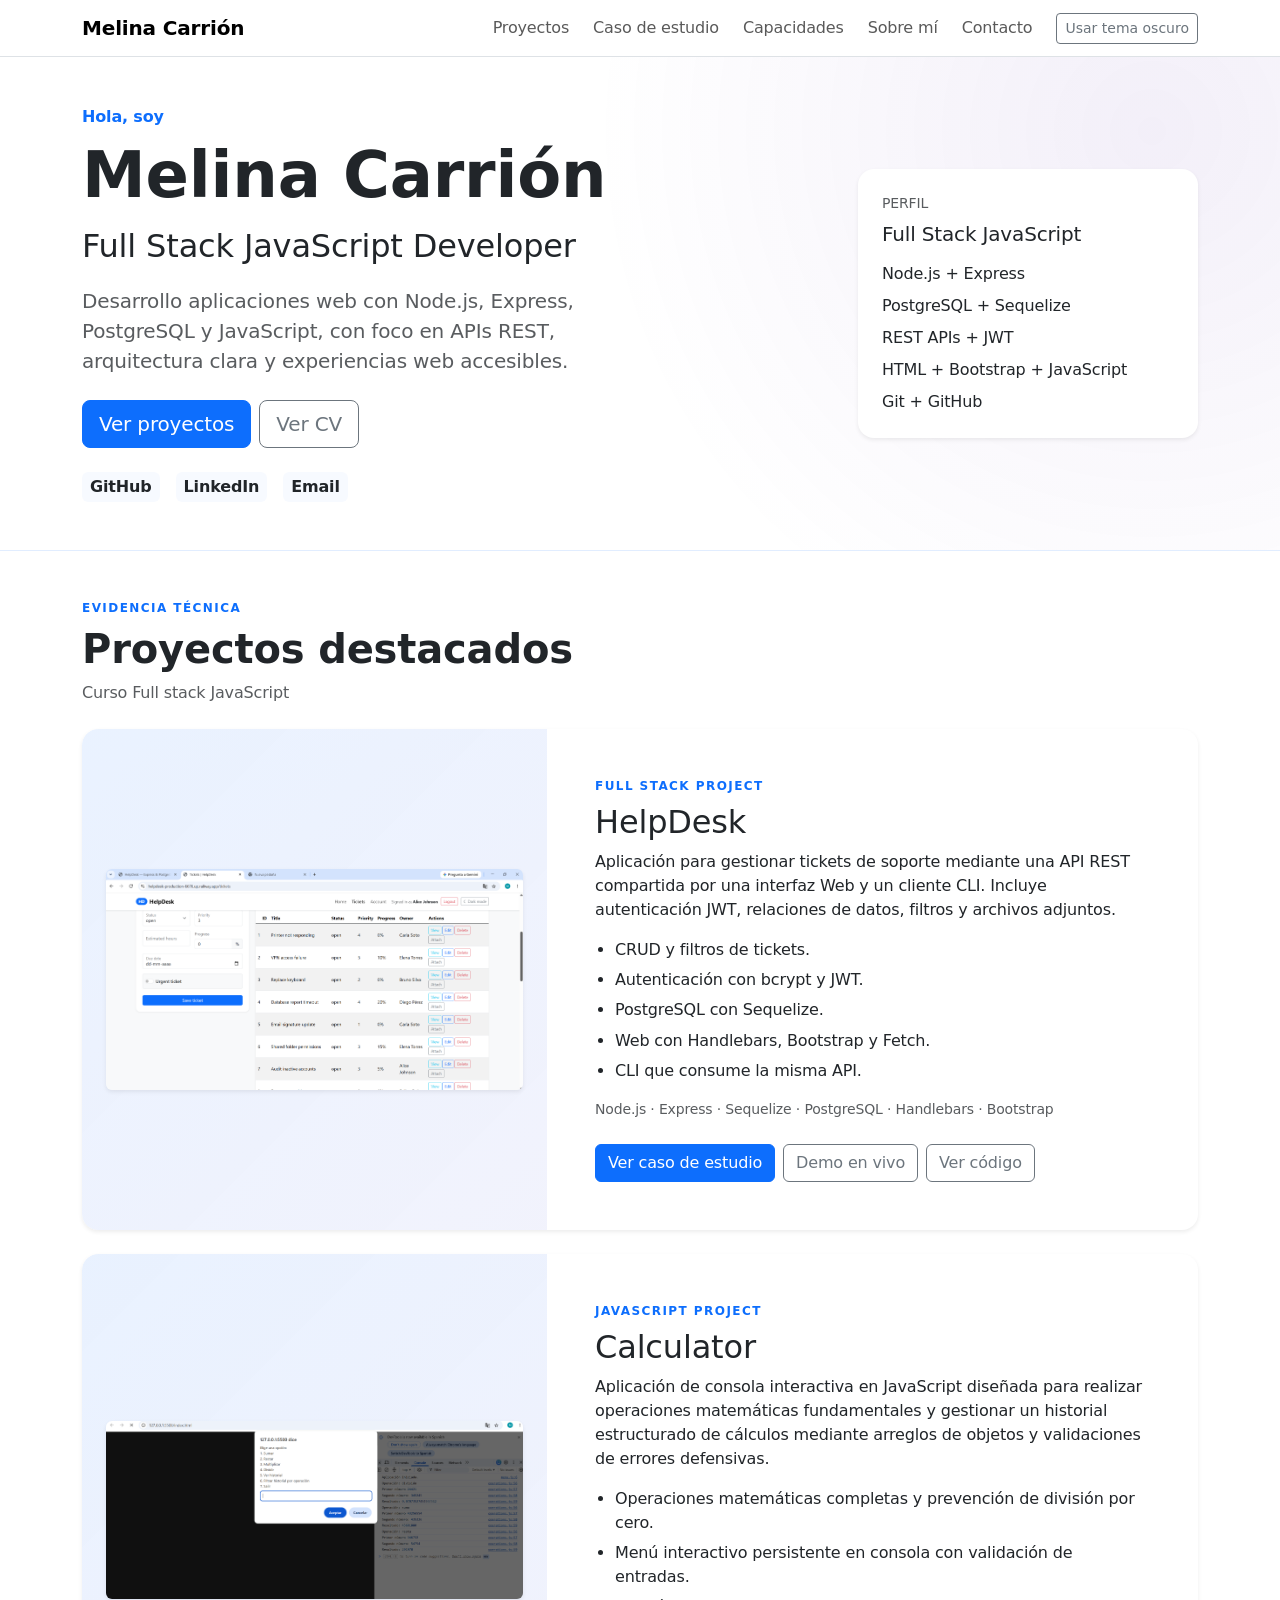
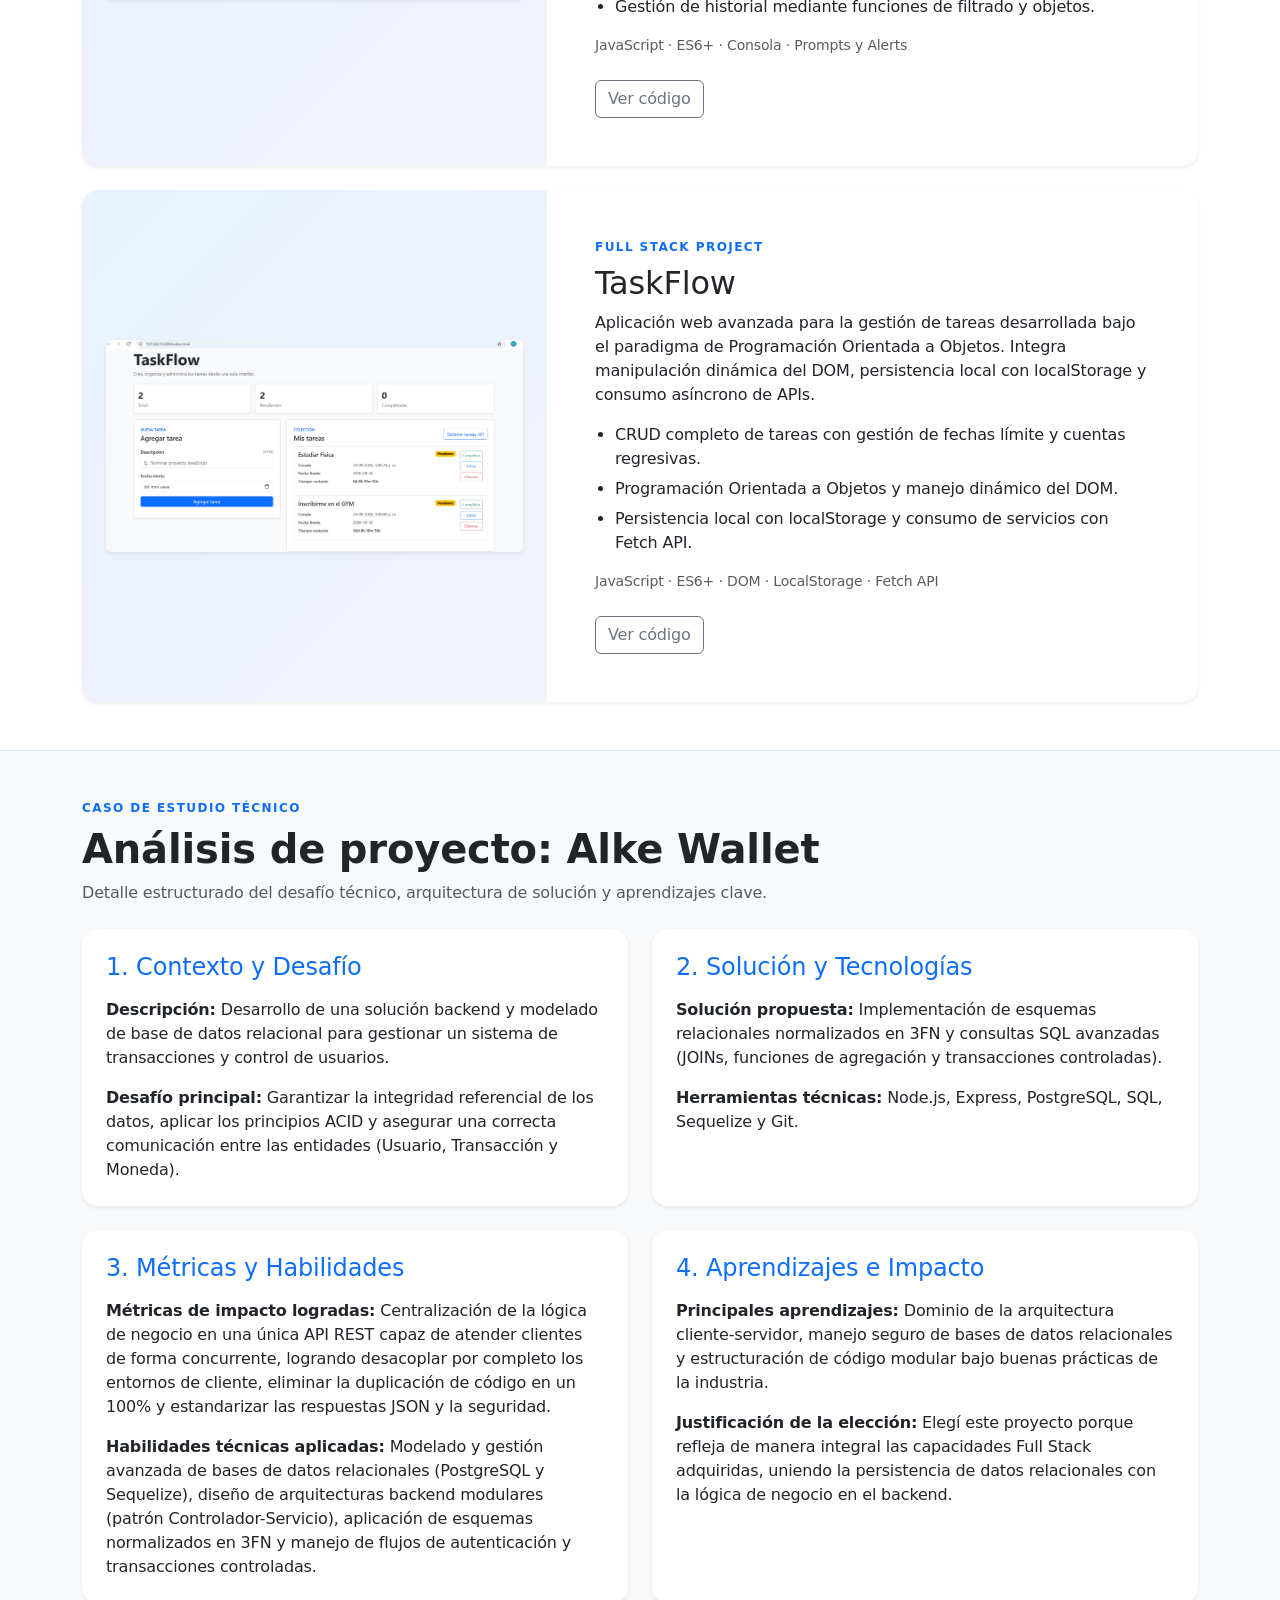
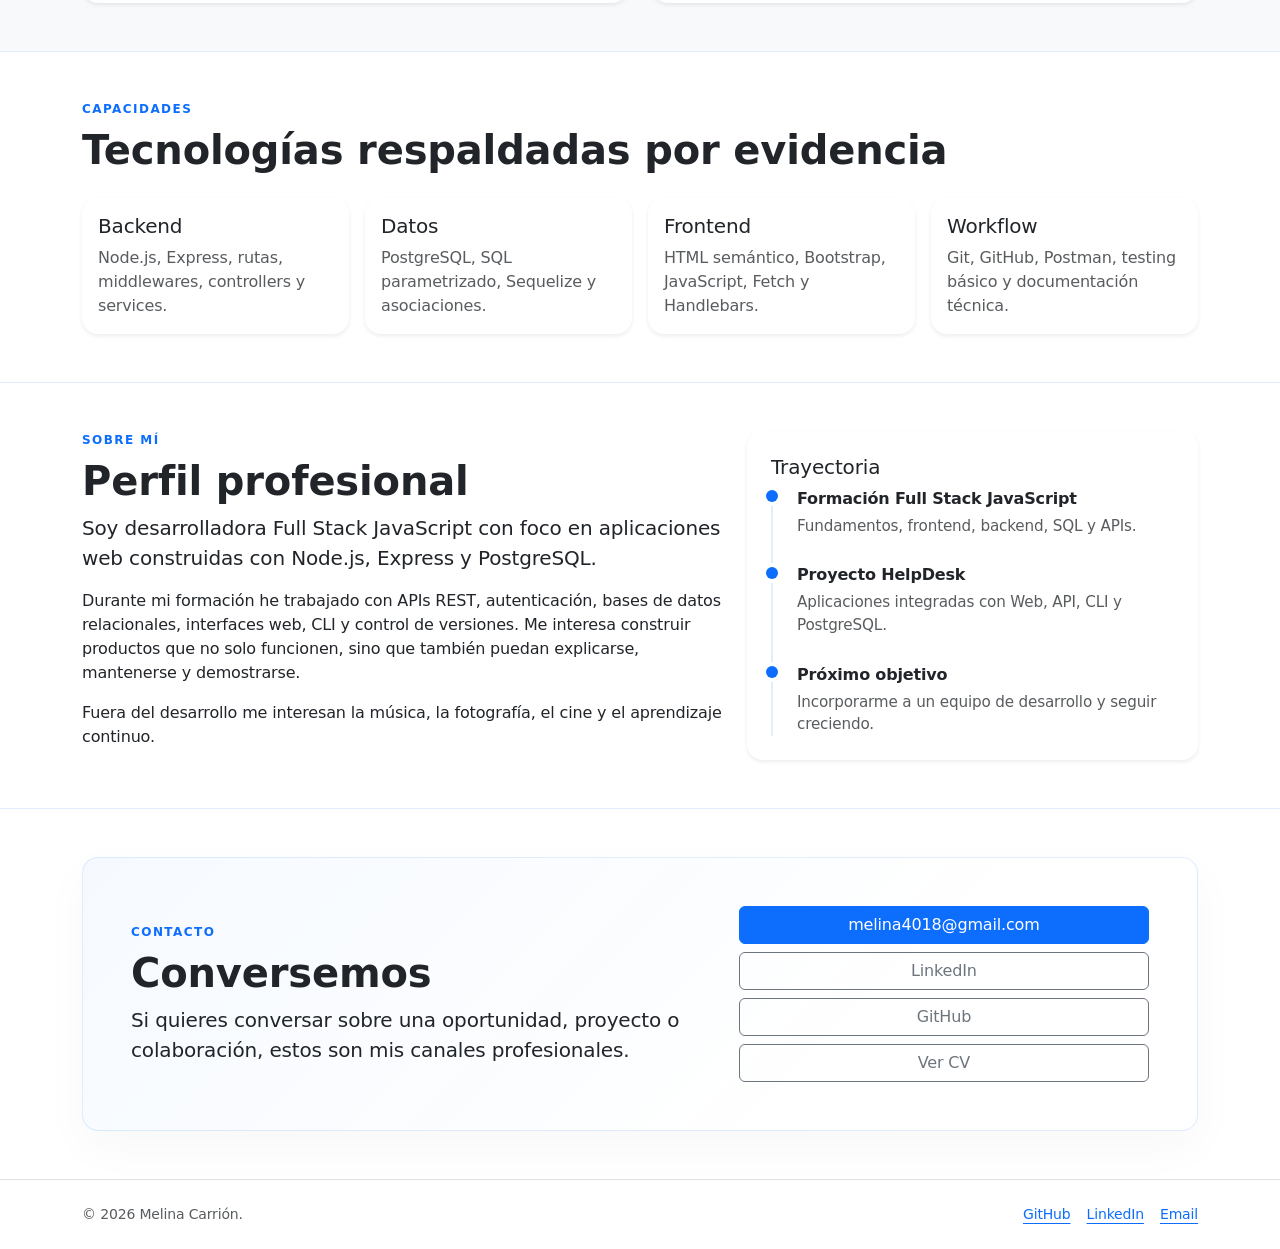
<file: index.html>
<!DOCTYPE html>
<!--
  index.html
  ==========
  Página principal del portafolio.

  Responsabilidades:
  - presentar identidad profesional;
  - destacar proyectos;
  - mostrar capacidades y trayectoria;
  - mantener los enlaces de contacto a mano (Gmail, LinkedIn, GitHub);
  - entregar metadata SEO/social;
  - enlazar al CV y al caso de estudio de HelpDesk.

  Este archivo es ESTÁTICO: GitHub Pages puede publicarlo sin Node ni Express.
-->
<html lang="es" data-bs-theme="light">
<head>
  <!-- =========================================================
        1. METADATOS BASE DEL DOCUMENTO
        ========================================================= -->

  <!-- UTF-8 permite representar correctamente tildes, ñ y otros caracteres. -->
  <meta charset="UTF-8">
  <!--
    Viewport responsive:
    hace que el ancho de la página siga el ancho real del dispositivo.
  -->
  <meta name="viewport" content="width=device-width, initial-scale=1">

  <!--
    <title>:
    aparece en la pestaña del navegador y es una señal importante para SEO.
    Debe identificar a la persona y su rol sin ser genérico.
  -->
  <title>Melina Carrión | Full Stack JavaScript Developer</title>
  <!--
    Meta description:
    resume la página para buscadores y puede utilizarse como snippet.
  -->
  <meta
    name="description"
    content="Portafolio de Melina Carrión, desarrolladora Full Stack JavaScript. Proyectos con Node.js, Express, PostgreSQL y APIs REST."
  >
  <!--
    index,follow:
    permitimos que la Home sea indexada y que los crawlers sigan sus enlaces.
    No es necesario declararlo siempre, pero aquí lo dejamos explícito.
  -->
  <meta name="robots" content="index,follow">

  <!--
    REEMPLAZAR carrion-cabello y portfolio por los datos reales antes de publicar.
  -->
  <link
    rel="canonical"
    href="https://carrion-cabello.github.io/portfolio/"
  >

  <!-- =========================================================
        2. OPEN GRAPH Y PREVIEWS SOCIALES
        ========================================================= -->

  <meta
    property="og:title"
    content="Melina Carrión — Full Stack JavaScript Developer"
  >
  <meta
    property="og:description"
    content="Portafolio con proyectos Full Stack JavaScript en Node.js, Express y PostgreSQL."
  >
  <meta property="og:type" content="website">
  <meta
    property="og:url"
    content="https://carrion-cabello.github.io/portfolio/"
  >

  <!--
    Twitter/X Card:
    conjunto de metadatos complementarios para previews sociales.
  -->
  <meta name="twitter:card" content="summary">
  <meta
    name="twitter:title"
    content="Melina Carrión — Full Stack JavaScript Developer"
  >
  <meta
    name="twitter:description"
    content="Portafolio con proyectos Full Stack JavaScript."
  >

  <!-- =========================================================
        3. TEMA CLARO / OSCURO ANTES DEL PRIMER PINTADO
        ========================================================= -->

  <script>
    (() => {
      const savedTheme = localStorage.getItem("portfolio-theme");
      const preferredTheme = window.matchMedia("(prefers-color-scheme: dark)").matches
        ? "dark"
        : "light";

      document.documentElement.setAttribute(
        "data-bs-theme",
        savedTheme ?? preferredTheme
      );
    })();
  </script>

  <!-- =========================================================
        4. DATOS ESTRUCTURADOS JSON-LD
        ========================================================= -->

  <script type="application/ld+json">
  {
    "@context": "https://schema.org",
    "@graph": [
      {
        "@type": "Person",
        "@id": "https://carrion-cabello.github.io/portfolio/#person",
        "name": "Melina Carrión",
        "url": "https://carrion-cabello.github.io/portfolio/",
        "jobTitle": "Full Stack JavaScript Developer",
        "email": "melina4018@gmail.com",
        "sameAs": [
          "https://github.com/carrion-cabello",
          "https://www.linkedin.com/in/melina-carri%C3%B3n-519546401/"
        ],
        "knowsAbout": [
          "JavaScript",
          "Node.js",
          "Express",
          "PostgreSQL",
          "REST APIs"
        ]
      },
      {
        "@type": "WebSite",
        "@id": "https://carrion-cabello.github.io/portfolio/#website",
        "name": "Melina Carrión — Portfolio",
        "url": "https://carrion-cabello.github.io/portfolio/",
        "inLanguage": "es",
        "author": {
          "@id": "https://carrion-cabello.github.io/portfolio/#person"
        }
      }
    ]
  }
  </script>

  <!-- =========================================================
        5. ESTILOS
        ========================================================= -->

  <link
    href="https://cdn.jsdelivr.net/npm/bootstrap@5.3.8/dist/css/bootstrap.min.css"
    rel="stylesheet"
    integrity="sha384-sRIl4kxILFvY47J16cr9ZwB07vP4J8+LH7qKQnuqkuIAvNWLzeN8tE5YBujZqJLB"
    crossorigin="anonymous"
  >
  <link rel="stylesheet" href="./css/styles.css">
</head>

<body>
  <!-- =========================================================
        6. ACCESIBILIDAD: SALTAR AL CONTENIDO
        ========================================================= -->

  <a class="skip-link" href="#main-content">
    Saltar al contenido principal
  </a>

  <!-- =========================================================
        7. HEADER / NAVBAR
        ========================================================= -->

  <header class="sticky-top border-bottom bg-body">
    <nav
      class="navbar navbar-expand-lg"
      aria-label="Navegación principal"
    >
      <div class="container">
        <a class="navbar-brand fw-bold" href="./index.html">
          Melina Carrión
        </a>

        <button
          class="navbar-toggler"
          type="button"
          data-bs-toggle="collapse"
          data-bs-target="#mainNavbar"
          aria-controls="mainNavbar"
          aria-expanded="false"
          aria-label="Abrir navegación"
        >
          <span class="navbar-toggler-icon"></span>
        </button>

        <div class="collapse navbar-collapse" id="mainNavbar">
          <ul class="navbar-nav ms-auto align-items-lg-center gap-lg-2">
            <li class="nav-item">
              <a class="nav-link" href="#projects">Proyectos</a>
            </li>
            <li class="nav-item">
              <a class="nav-link" href="#case-study">Caso de estudio</a>
            </li>
            <li class="nav-item">
              <a class="nav-link" href="#skills">Capacidades</a>
            </li>
            <li class="nav-item">
              <a class="nav-link" href="#about">Sobre mí</a>
            </li>
            <li class="nav-item">
              <a class="nav-link" href="#contact">Contacto</a>
            </li>
            <li class="nav-item ms-lg-2">
              <button
                id="themeToggle"
                class="btn btn-outline-secondary btn-sm"
                type="button"
                aria-pressed="false"
              >
                Cambiar tema
              </button>
            </li>
          </ul>
        </div>
      </div>
    </nav>
  </header>

  <!-- =========================================================
        8. CONTENIDO PRINCIPAL
        ========================================================= -->
  <main id="main-content">

    <!-- =======================================================
         HERO
         ======================================================= -->
    <section class="hero-section py-5 py-lg-6" aria-labelledby="hero-title">
      <div class="container">
        <div class="row align-items-center g-5">
          <div class="col-lg-8">
            <p class="text-primary fw-semibold mb-2">
              Hola, soy
            </p>

            <h1 id="hero-title" class="display-3 fw-bold text-balance">
              Melina Carrión
            </h1>

            <p class="fs-2 mb-3">
              Full Stack JavaScript Developer
            </p>

            <p class="lead text-body-secondary col-xl-9">
              Desarrollo aplicaciones web con Node.js, Express, PostgreSQL
              y JavaScript, con foco en APIs REST, arquitectura clara y
              experiencias web accesibles.
            </p>

            <div class="d-flex flex-wrap gap-2 mt-4">
              <a href="#projects" class="btn btn-primary btn-lg">
                Ver proyectos
              </a>
              <a href="./cv.html" class="btn btn-outline-secondary btn-lg">
                Ver CV
              </a>
            </div>

            <!-- ENLACES PROFESIONALES (Sin teléfono) -->
            <nav
              class="d-flex flex-wrap gap-3 mt-4 professional-links"
              aria-label="Enlaces profesionales"
            >
              <a href="https://github.com/carrion-cabello" target="_blank" rel="noopener noreferrer">GitHub</a>
              <a href="https://www.linkedin.com/in/melina-carri%C3%B3n-519546401/" target="_blank" rel="noopener noreferrer">LinkedIn</a>
              <a href="mailto:melina4018@gmail.com">Email</a>
            </nav>
          </div>

          <div class="col-lg-4">
            <aside class="card border-0 shadow-sm">
              <div class="card-body p-4">
                <p class="small text-uppercase text-body-secondary mb-2">
                  Perfil
                </p>
                <p class="h5 mb-3">
                  Full Stack JavaScript
                </p>
                <ul class="list-unstyled mb-0 d-grid gap-2">
                  <li>Node.js + Express</li>
                  <li>PostgreSQL + Sequelize</li>
                  <li>REST APIs + JWT</li>
                  <li>HTML + Bootstrap + JavaScript</li>
                  <li>Git + GitHub</li>
                </ul>
              </div>
            </aside>
          </div>
        </div>
      </div>
    </section>

    <!-- =======================================================
         PROYECTOS DESTACADOS
         ======================================================= -->
<!-- =======================================================
         PROYECTOS DESTACADOS
         ======================================================= -->
    <section
      id="projects"
      class="section-block py-5"
      aria-labelledby="projects-title"
    >
      <div class="container">
        <div class="section-heading mb-4">
          <p class="eyebrow">Evidencia técnica</p>
          <h2 id="projects-title" class="display-6 fw-bold">
            Proyectos destacados
          </h2>
          <p class="text-body-secondary col-lg-8 mb-0">
            Curso Full stack JavaScript
          </p>
        </div>

<!-- Proyecto 1: HelpDesk -->
        <article class="card project-card border-0 shadow-sm overflow-hidden mb-4">
          <div class="row g-0">
            <div class="col-lg-5">
              <div
                class="project-visual h-100 p-4 d-flex align-items-center"
                role="img"
                aria-label="Vista representativa del gestor de tickets HelpDesk"
              >
                <img src="img/HelpDesk.png" alt="Captura de pantalla de la aplicación HelpDesk" class="img-fluid rounded shadow-sm">
              </div>
            </div>

            <div class="col-lg-7">
              <div class="card-body p-4 p-lg-5">
                <p class="eyebrow">Full Stack Project</p>
                <h3 class="card-title h2">HelpDesk</h3>
                <p class="card-text">
                  Aplicación para gestionar tickets de soporte mediante una API REST compartida por una interfaz Web y un cliente CLI. Incluye autenticación JWT, relaciones de datos, filtros y archivos adjuntos.
                </p>

                <ul class="project-points">
                  <li>CRUD y filtros de tickets.</li>
                  <li>Autenticación con bcrypt y JWT.</li>
                  <li>PostgreSQL con Sequelize.</li>
                  <li>Web con Handlebars, Bootstrap y Fetch.</li>
                  <li>CLI que consume la misma API.</li>
                </ul>

                <p class="small text-body-secondary">
                  Node.js · Express · Sequelize · PostgreSQL · Handlebars · Bootstrap
                </p>

                <div class="d-flex flex-wrap gap-2 mt-4">
                  <a href="./projects/helpdesk.html" class="btn btn-primary">
                    Ver caso de estudio
                  </a>
                  <a href="https://github.com/carrion-cabello/helpdesk.git" class="btn btn-outline-secondary" target="_blank" rel="noopener noreferrer">
                    Demo en vivo
                  </a>
                  <a href="https://github.com/carrion-cabello/helpdesk" class="btn btn-outline-secondary" target="_blank" rel="noopener noreferrer">
                    Ver código
                  </a>
                </div>
              </div>
            </div>
          </div>
        </article>

<!-- Proyecto 2: Calculator -->
        <article class="card project-card border-0 shadow-sm overflow-hidden mb-4">
          <div class="row g-0">
            <div class="col-lg-5">
              <div
                class="project-visual h-100 p-4 d-flex align-items-center"
                role="img"
                aria-label="Vista representativa de la calculadora interactiva"
              >
                <img src="img/calculator.png" alt="Captura de pantalla de Calculator" class="img-fluid rounded shadow-sm">
              </div>
            </div>

            <div class="col-lg-7">
              <div class="card-body p-4 p-lg-5">
                <p class="eyebrow">JavaScript Project</p>
                <h3 class="card-title h2">Calculator</h3>
                <p class="card-text">
                  Aplicación de consola interactiva en JavaScript diseñada para realizar operaciones matemáticas fundamentales y gestionar un historial estructurado de cálculos mediante arreglos de objetos y validaciones de errores defensivas.
                </p>

                <ul class="project-points">
                  <li>Operaciones matemáticas completas y prevención de división por cero.</li>
                  <li>Menú interactivo persistente en consola con validación de entradas.</li>
                  <li>Gestión de historial mediante funciones de filtrado y objetos.</li>
                </ul>
                
                <p class="small text-body-secondary">
                  JavaScript · ES6+ · Consola · Prompts y Alerts
                </p>
                
                <div class="d-flex flex-wrap gap-2 mt-4">
                  <a href="https://github.com/carrion-cabello/calculator" class="btn btn-outline-secondary" target="_blank" rel="noopener noreferrer">
                    Ver código
                  </a>
                </div>
              </div>
            </div>
          </div>
        </article>

<!-- Proyecto 3: TaskFlow -->
        <article class="card project-card border-0 shadow-sm overflow-hidden">
          <div class="row g-0">
            <div class="col-lg-5">
              <div
                class="project-visual h-100 p-4 d-flex align-items-center"
                role="img"
                aria-label="Vista representativa de TaskFlow"
              >
                <img src="img/TaskFlow.png" alt="Captura de pantalla de TaskFlow" class="img-fluid rounded shadow-sm">
              </div>
            </div>

            <div class="col-lg-7">
              <div class="card-body p-4 p-lg-5">
                <p class="eyebrow">Full Stack Project</p>
                <h3 class="card-title h2">TaskFlow</h3>
                <p class="card-text">
                  Aplicación web avanzada para la gestión de tareas desarrollada bajo
                  el paradigma de Programación Orientada a Objetos. Integra manipulación
                  dinámica del DOM, persistencia local con localStorage y consumo asíncrono de APIs.
                </p>

                <ul class="project-points">
                  <li>CRUD completo de tareas con gestión de fechas límite y cuentas regresivas.</li>
                  <li>Programación Orientada a Objetos y manejo dinámico del DOM.</li>
                  <li>Persistencia local con localStorage y consumo de servicios con Fetch API.</li>
                </ul>

                <p class="small text-body-secondary">
                  JavaScript · ES6+ · DOM · LocalStorage · Fetch API
                </p>

                <div class="d-flex flex-wrap gap-2 mt-4">
                  </a>
                  <a href="https://github.com/carrion-cabello/taskflow" class="btn btn-outline-secondary" target="_blank" rel="noopener noreferrer">
                    Ver código
                  </a>
                </div>
              </div>
            </div>
          </div>
        </article>

      </div>
    </section>

    <!-- =======================================================
         CASO DE ESTUDIO
         ======================================================= -->
    <section
      id="case-study"
      class="section-block py-5 bg-body-tertiary"
      aria-labelledby="case-study-title"
    >
      <div class="container">
        <div class="section-heading mb-4">
          <p class="eyebrow">Caso de estudio técnico</p>
          <h2 id="case-study-title" class="display-6 fw-bold">
            Análisis de proyecto: Alke Wallet
          </h2>
          <p class="text-body-secondary col-lg-8 mb-0">
            Detalle estructurado del desafío técnico, arquitectura de solución y aprendizajes clave.
          </p>
        </div>

        <div class="row g-4">
          <div class="col-lg-6">
            <div class="card border-0 shadow-sm h-100 p-4">
              <h3 class="h4 text-primary mb-3">1. Contexto y Desafío</h3>
              <p><strong>Descripción:</strong> Desarrollo de una solución backend y modelado de base de datos relacional para gestionar un sistema de transacciones y control de usuarios.</p>
              <p class="mb-0"><strong>Desafío principal:</strong> Garantizar la integridad referencial de los datos, aplicar los principios ACID y asegurar una correcta comunicación entre las entidades (Usuario, Transacción y Moneda).</p>
            </div>
          </div>

          <div class="col-lg-6">
            <div class="card border-0 shadow-sm h-100 p-4">
              <h3 class="h4 text-primary mb-3">2. Solución y Tecnologías</h3>
              <p><strong>Solución propuesta:</strong> Implementación de esquemas relacionales normalizados en 3FN y consultas SQL avanzadas (JOINs, funciones de agregación y transacciones controladas).</p>
              <p class="mb-0"><strong>Herramientas técnicas:</strong> Node.js, Express, PostgreSQL, SQL, Sequelize y Git.</p>
            </div>
          </div>

          <div class="col-lg-6">
            <div class="card border-0 shadow-sm h-100 p-4">
              <h3 class="h4 text-primary mb-3">3. Métricas y Habilidades</h3>
              <p><strong>Métricas de impacto logradas:</strong> Centralización de la lógica de negocio en una única API REST capaz de atender clientes de forma concurrente, logrando desacoplar por completo los entornos de cliente, eliminar la duplicación de código en un 100% y estandarizar las respuestas JSON y la seguridad.</p>
              <p class="mb-0"><strong>Habilidades técnicas aplicadas:</strong> Modelado y gestión avanzada de bases de datos relacionales (PostgreSQL y Sequelize), diseño de arquitecturas backend modulares (patrón Controlador-Servicio), aplicación de esquemas normalizados en 3FN y manejo de flujos de autenticación y transacciones controladas.</p>
            </div>
          </div>

          <div class="col-lg-6">
            <div class="card border-0 shadow-sm h-100 p-4">
              <h3 class="h4 text-primary mb-3">4. Aprendizajes e Impacto</h3>
              <p><strong>Principales aprendizajes:</strong> Dominio de la arquitectura cliente-servidor, manejo seguro de bases de datos relacionales y estructuración de código modular bajo buenas prácticas de la industria.</p>
              <p class="mb-0"><strong>Justificación de la elección:</strong> Elegí este proyecto porque refleja de manera integral las capacidades Full Stack adquiridas, uniendo la persistencia de datos relacionales con la lógica de negocio en el backend.</p>
            </div>
          </div>
        </div>
      </div>
    </section>

    <!-- =======================================================
         CAPACIDADES
         ======================================================= -->
    <section
      id="skills"
      class="section-block py-5"
      aria-labelledby="skills-title"
    >
      <div class="container">
        <p class="eyebrow">Capacidades</p>
        <h2 id="skills-title" class="display-6 fw-bold mb-4">
          Tecnologías respaldadas por evidencia
        </h2>

        <div class="row g-3">
          <div class="col-md-6 col-xl-3">
            <article class="card h-100 border-0 shadow-sm">
              <div class="card-body">
                <h3 class="h5">Backend</h3>
                <p class="text-body-secondary mb-0">
                  Node.js, Express, rutas, middlewares, controllers y services.
                </p>
              </div>
            </article>
          </div>

          <div class="col-md-6 col-xl-3">
            <article class="card h-100 border-0 shadow-sm">
              <div class="card-body">
                <h3 class="h5">Datos</h3>
                <p class="text-body-secondary mb-0">
                  PostgreSQL, SQL parametrizado, Sequelize y asociaciones.
                </p>
              </div>
            </article>
          </div>

          <div class="col-md-6 col-xl-3">
            <article class="card h-100 border-0 shadow-sm">
              <div class="card-body">
                <h3 class="h5">Frontend</h3>
                <p class="text-body-secondary mb-0">
                  HTML semántico, Bootstrap, JavaScript, Fetch y Handlebars.
                </p>
              </div>
            </article>
          </div>

          <div class="col-md-6 col-xl-3">
            <article class="card h-100 border-0 shadow-sm">
              <div class="card-body">
                <h3 class="h5">Workflow</h3>
                <p class="text-body-secondary mb-0">
                  Git, GitHub, Postman, testing básico y documentación técnica.
                </p>
              </div>
            </article>
          </div>
        </div>
      </div>
    </section>

    <!-- =======================================================
         ABOUT / TRAYECTORIA
         ======================================================= -->
    <section
      id="about"
      class="section-block py-5"
      aria-labelledby="about-title"
    >
      <div class="container">
        <div class="row g-4">
          <div class="col-lg-7">
            <p class="eyebrow">Sobre mí</p>
            <h2 id="about-title" class="display-6 fw-bold">
              Perfil profesional
            </h2>
            <p class="lead">
              Soy desarrolladora Full Stack JavaScript con foco en aplicaciones
              web construidas con Node.js, Express y PostgreSQL.
            </p>
            <p>
              Durante mi formación he trabajado con APIs REST, autenticación,
              bases de datos relacionales, interfaces web, CLI y control de
              versiones. Me interesa construir productos que no solo funcionen,
              sino que también puedan explicarse, mantenerse y demostrarse.
            </p>
            <p class="mb-0">
              Fuera del desarrollo me interesan la música, la fotografía, el cine y el
              aprendizaje continuo.
            </p>
          </div>

          <div class="col-lg-5">
            <aside class="card h-100 border-0 shadow-sm">
              <div class="card-body p-4">
                <h3 class="h5">Trayectoria</h3>
                <ol class="timeline list-unstyled mb-0">
                  <li>
                    <strong>Formación Full Stack JavaScript</strong>
                    <span>Fundamentos, frontend, backend, SQL y APIs.</span>
                  </li>
                  <li>
                    <strong>Proyecto HelpDesk</strong>
                    <span>Aplicaciones integradas con Web, API, CLI y PostgreSQL.</span>
                  </li>
                  <li>
                    <strong>Próximo objetivo</strong>
                    <span>Incorporarme a un equipo de desarrollo y seguir creciendo.</span>
                  </li>
                </ol>
              </div>
            </aside>
          </div>
        </div>
      </div>
    </section>

    <!-- =======================================================
         CONTACTO (Sin teléfono)
         ======================================================= -->
    <section
      id="contact"
      class="section-block py-5"
      aria-labelledby="contact-title"
    >
      <div class="container">
        <div class="contact-panel p-4 p-lg-5 rounded-4">
          <div class="row align-items-center g-4">
            <div class="col-lg-7">
              <p class="eyebrow">Contacto</p>
              <h2 id="contact-title" class="display-6 fw-bold">
                Conversemos
              </h2>
              <p class="lead mb-0">
                Si quieres conversar sobre una oportunidad, proyecto o
                colaboración, estos son mis canales profesionales.
              </p>
            </div>

            <div class="col-lg-5">
              <div class="d-grid gap-2">
                <a class="btn btn-primary" href="mailto:melina4018@gmail.com">
                  melina4018@gmail.com
                </a>
                <a
                  class="btn btn-outline-secondary"
                  href="https://www.linkedin.com/in/melina-carri%C3%B3n-519546401/"
                  target="_blank"
                  rel="noopener noreferrer"
                >
                  LinkedIn
                </a>
                <a
                  class="btn btn-outline-secondary"
                  href="https://github.com/carrion-cabello"
                  target="_blank"
                  rel="noopener noreferrer"
                >
                  GitHub
                </a>
                <a class="btn btn-outline-secondary" href="./cv.html">
                  Ver CV
                </a>
              </div>
            </div>
          </div>
        </div>
      </div>
    </section>
  </main>

  <!-- =========================================================
        9. FOOTER (Sin teléfono)
        ========================================================= -->

  <footer class="border-top py-4">
    <div class="container d-flex flex-column flex-md-row gap-2 justify-content-between">
      <p class="mb-0 small text-body-secondary">
        © <span data-current-year></span> Melina Carrión.
      </p>
      <nav class="d-flex flex-wrap gap-3 small" aria-label="Enlaces del pie">
        <a href="https://github.com/carrion-cabello" target="_blank" rel="noopener noreferrer">GitHub</a>
        <a href="https://www.linkedin.com/in/melina-carri%C3%B3n-519546401/" target="_blank" rel="noopener noreferrer">LinkedIn</a>
        <a href="mailto:melina4018@gmail.com">Email</a>
      </nav>
    </div>
  </footer>

  <!-- =========================================================
        10. JAVASCRIPT
        ========================================================= -->

  <script
    src="https://cdn.jsdelivr.net/npm/bootstrap@5.3.8/dist/js/bootstrap.bundle.min.js"
    integrity="sha384-FKyoEForCGlyvwx9Hj09JcYn3nv7wiPVlz7YYwJrWVcXK/BmnVDxM+D2scQbITxI"
    crossorigin="anonymous"
  ></script>
  <script src="./js/main.js" defer></script>
</body>
</html>
</file>
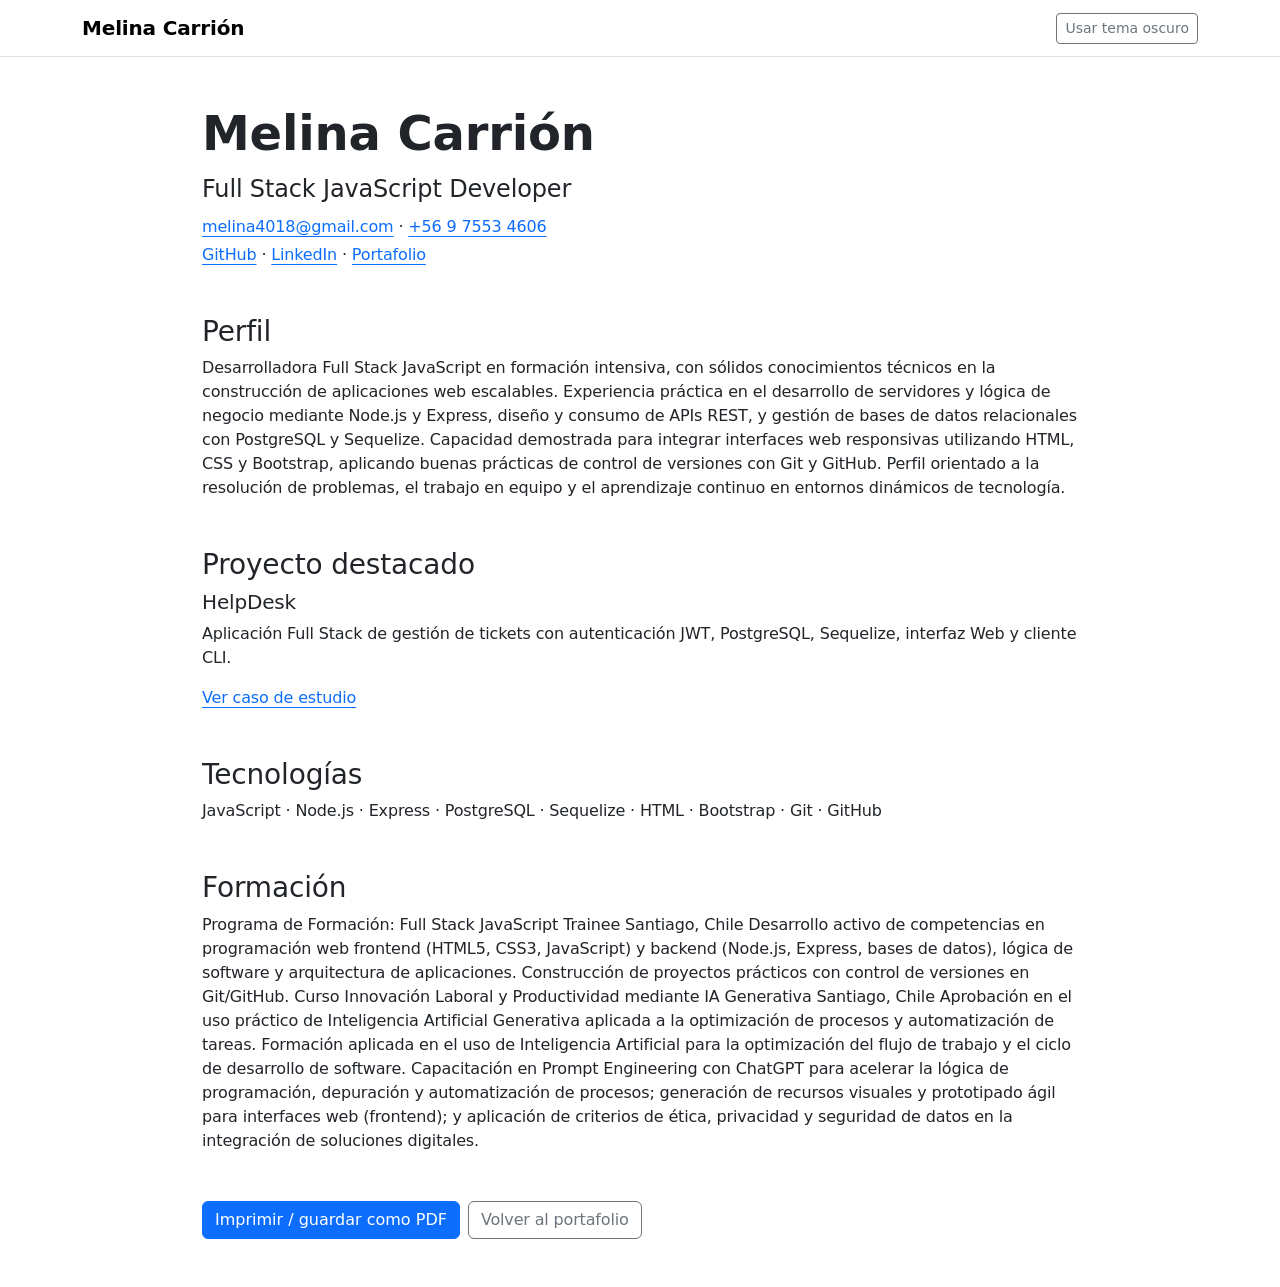
<file: cv.html>
<!DOCTYPE html>
<!--
  cv.html
  =======
  CV navegable dentro del propio portafolio.

  Objetivos:
  - ofrecer un CV funcional desde el primer momento;
  - mantener contacto, proyectos y tecnologías sincronizados;
  - permitir impresión o guardado como PDF desde el navegador.
-->
<html lang="es" data-bs-theme="light">
<head>
  <!-- Metadata básica del CV. -->
  <meta charset="UTF-8">
  <meta name="viewport" content="width=device-width, initial-scale=1">
  <title>CV | Melina Carrión</title>
  <meta
    name="description"
    content="Currículum profesional de Melina Carrión, Full Stack JavaScript Developer."
  >
  <!--
    noindex:
    el CV es público pero no queremos que compita con la Home como
    resultado principal de marca personal.
    noindex NO es una medida de privacidad.
  -->
  <meta name="robots" content="noindex,follow">

  <!-- Mantiene la misma preferencia de tema que el resto del sitio. -->
  <script>
    (() => {
      const savedTheme = localStorage.getItem("portfolio-theme");
      const preferredTheme = window.matchMedia("(prefers-color-scheme: dark)").matches
        ? "dark"
        : "light";
      document.documentElement.setAttribute("data-bs-theme", savedTheme ?? preferredTheme);
    })();
  </script>

  <link
    href="https://cdn.jsdelivr.net/npm/bootstrap@5.3.8/dist/css/bootstrap.min.css"
    rel="stylesheet"
    integrity="sha384-sRIl4kxILFvY47J16cr9ZwB07vP4J8+LH7qKQnuqkuIAvNWLzeN8tE5YBujZqJLB"
    crossorigin="anonymous"
  >
  <link rel="stylesheet" href="./css/styles.css">
</head>
<body>
  <!-- Accesibilidad: permite saltar directamente al contenido del CV. -->
  <a class="skip-link" href="#main-content">Saltar al contenido principal</a>

  <!-- Navegación mínima: identidad + cambio de tema. -->
  <header class="border-bottom bg-body">
    <nav class="navbar" aria-label="Navegación del CV">
      <div class="container">
        <a class="navbar-brand fw-bold" href="./index.html">Melina Carrión</a>
        <button
          id="themeToggle"
          class="btn btn-outline-secondary btn-sm"
          type="button"
          aria-pressed="false"
        >
          Cambiar tema
        </button>
      </div>
    </nav>
  </header>

  <!-- =========================================================
       CONTENIDO DEL CV
       ========================================================= -->
  <main id="main-content" class="container py-5 cv-page">
    <!-- Encabezado: nombre, rol y vías de contacto. -->
    <header class="mb-5">
      <h1 class="display-5 fw-bold">Melina Carrión</h1>
      <p class="fs-4 mb-2">Full Stack JavaScript Developer</p>
      <p class="mb-1">
        <a href="mailto:melina4018@gmail.com">melina4018@gmail.com</a>
        · <a href="tel:+56975534606">+56 9 7553 4606</a>
      </p>
      <p class="mb-0">
        <a href="https://github.com/carrion-cabello">GitHub</a>
        · <a href="https://www.linkedin.com/in/melina-carri%C3%B3n-519546401/">LinkedIn</a>
        · <a href="./index.html">Portafolio</a>
      </p>
    </header>

    <!-- Perfil profesional breve. -->
    <section class="mb-5" aria-labelledby="profile-title">
      <h2 id="profile-title" class="h3">Perfil</h2>
      <p>
        Desarrolladora Full Stack JavaScript en formación intensiva, con sólidos conocimientos técnicos en la construcción de aplicaciones web escalables. Experiencia práctica en el desarrollo de servidores y lógica de negocio mediante Node.js y Express, diseño y consumo de APIs REST, y gestión de bases de datos relacionales con PostgreSQL y Sequelize. Capacidad demostrada para integrar interfaces web responsivas utilizando HTML, CSS y Bootstrap, aplicando buenas prácticas de control de versiones con Git y GitHub. Perfil orientado a la resolución de problemas, el trabajo en equipo y el aprendizaje continuo en entornos dinámicos de tecnología.
      </p>
    </section>

    <!-- Proyecto destacado: enlaza al caso de estudio del portafolio. -->
    <section class="mb-5" aria-labelledby="project-cv-title">
      <h2 id="project-cv-title" class="h3">Proyecto destacado</h2>
      <h3 class="h5">HelpDesk</h3>
      <p>
        Aplicación Full Stack de gestión de tickets con autenticación JWT,
        PostgreSQL, Sequelize, interfaz Web y cliente CLI.
      </p>
      <a href="./projects/helpdesk.html">Ver caso de estudio</a>
    </section>

    <!-- Tecnologías: mantener esta lista alineada con proyectos reales. -->
    <section class="mb-5" aria-labelledby="skills-cv-title">
      <h2 id="skills-cv-title" class="h3">Tecnologías</h2>
      <p>
        JavaScript · Node.js · Express · PostgreSQL · Sequelize · HTML ·
        Bootstrap · Git · GitHub
      </p>
    </section>

    <!-- Formación: reemplazar por información real y consistente con LinkedIn. -->
    <section aria-labelledby="education-title">
      <h2 id="education-title" class="h3">Formación</h2>
      <p>
        Programa de Formación: Full Stack JavaScript Trainee
        Santiago, Chile
        Desarrollo activo de competencias en programación web frontend (HTML5, CSS3, JavaScript) y backend (Node.js, Express, bases de datos), lógica de software y arquitectura de aplicaciones.
        Construcción de proyectos prácticos con control de versiones en Git/GitHub.

        Curso Innovación Laboral y Productividad mediante IA Generativa
        Santiago, Chile
        Aprobación en el uso práctico de Inteligencia Artificial Generativa aplicada a la optimización de procesos y automatización de tareas. Formación aplicada en el uso de Inteligencia Artificial para la optimización del flujo de trabajo y el ciclo de desarrollo de software. Capacitación en Prompt Engineering con ChatGPT para acelerar la lógica de programación, depuración y automatización de procesos; generación de recursos visuales y prototipado ágil para interfaces web (frontend); y aplicación de criterios de ética, privacidad y seguridad de datos en la integración de soluciones digitales.

      </p>
    </section>

    <!--
      no-print:
      styles.css oculta estos controles cuando imprimimos/guardamos como PDF.
    -->
    <div class="d-flex flex-wrap gap-2 mt-5 no-print">
      <!-- window.print() abre el diálogo nativo de impresión del navegador. -->
      <button class="btn btn-primary" type="button" onclick="window.print()">
        Imprimir / guardar como PDF
      </button>
      <a class="btn btn-outline-secondary" href="./index.html">
        Volver al portafolio
      </a>
    </div>
  </main>

  <!-- Reutilizamos el mismo JavaScript de tema/año/navbar del sitio. -->
  <script src="./js/main.js" defer></script>
</body>
</html>
</file>
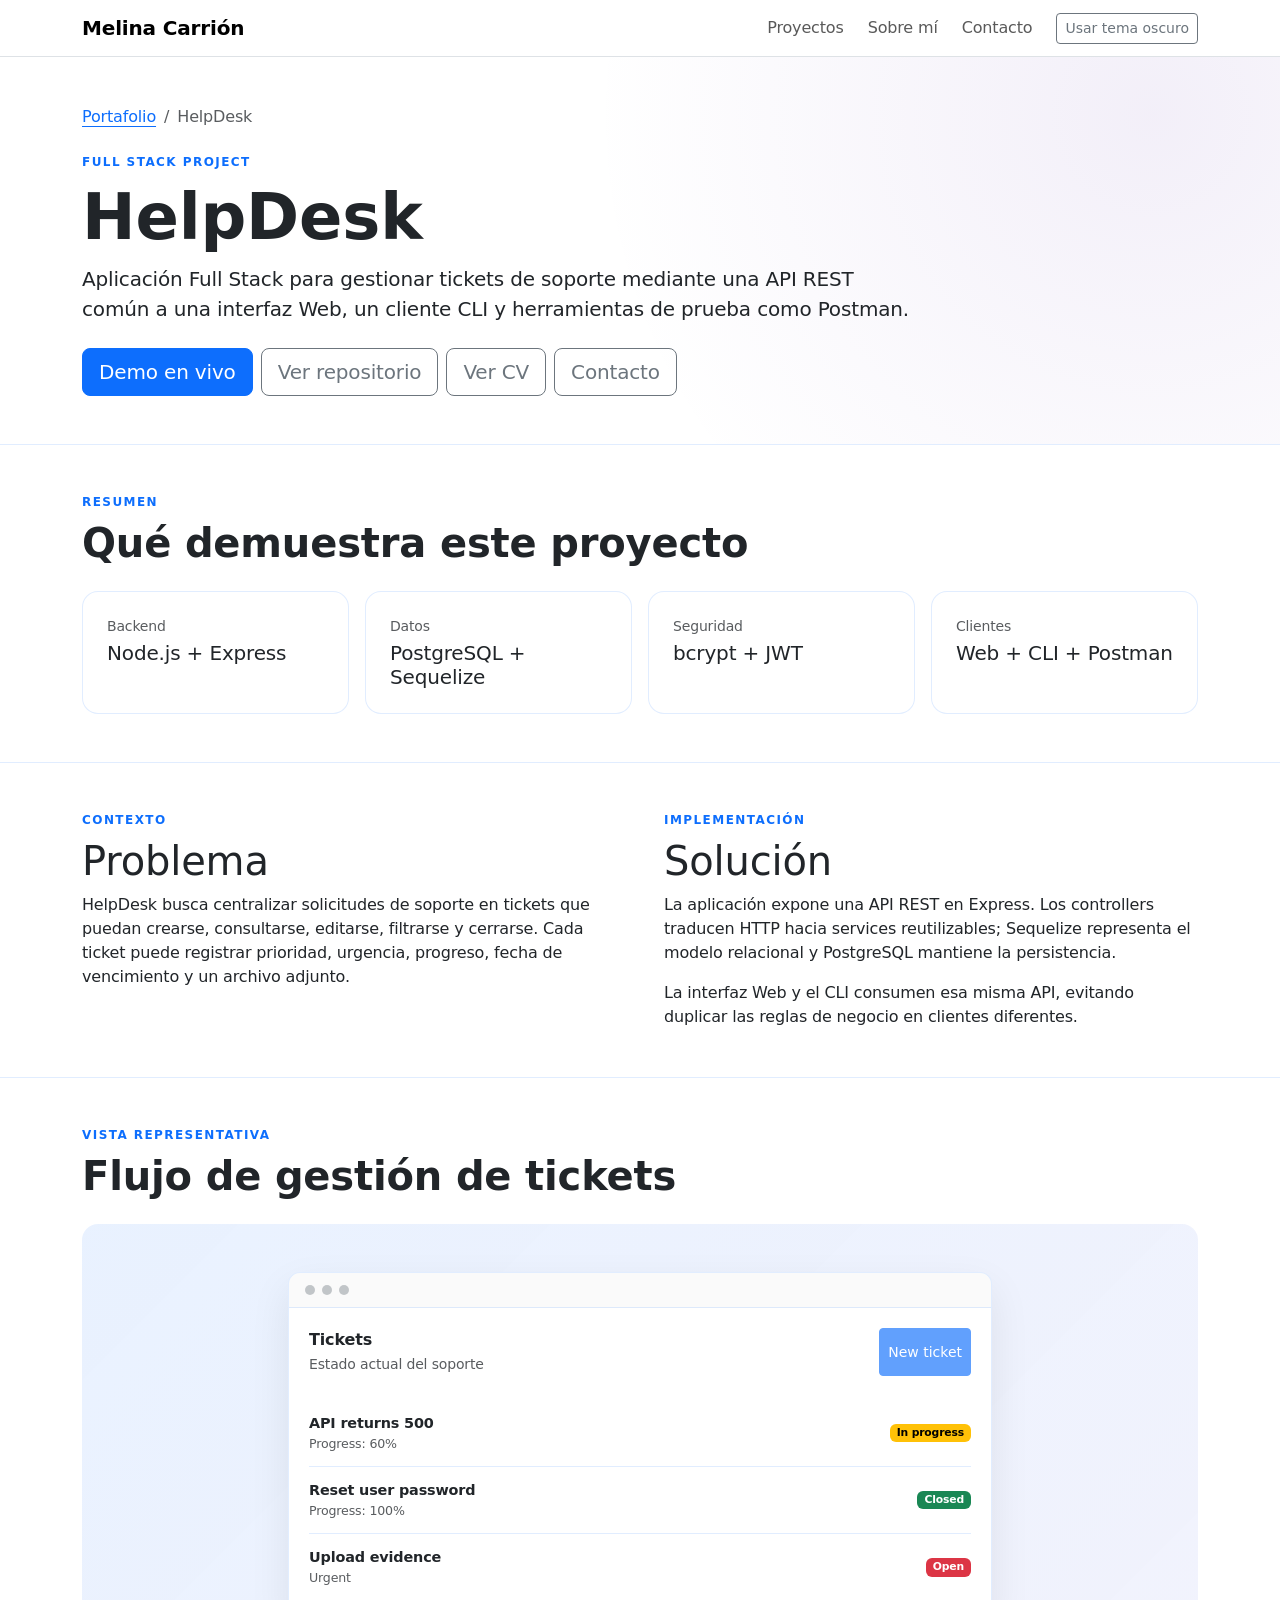
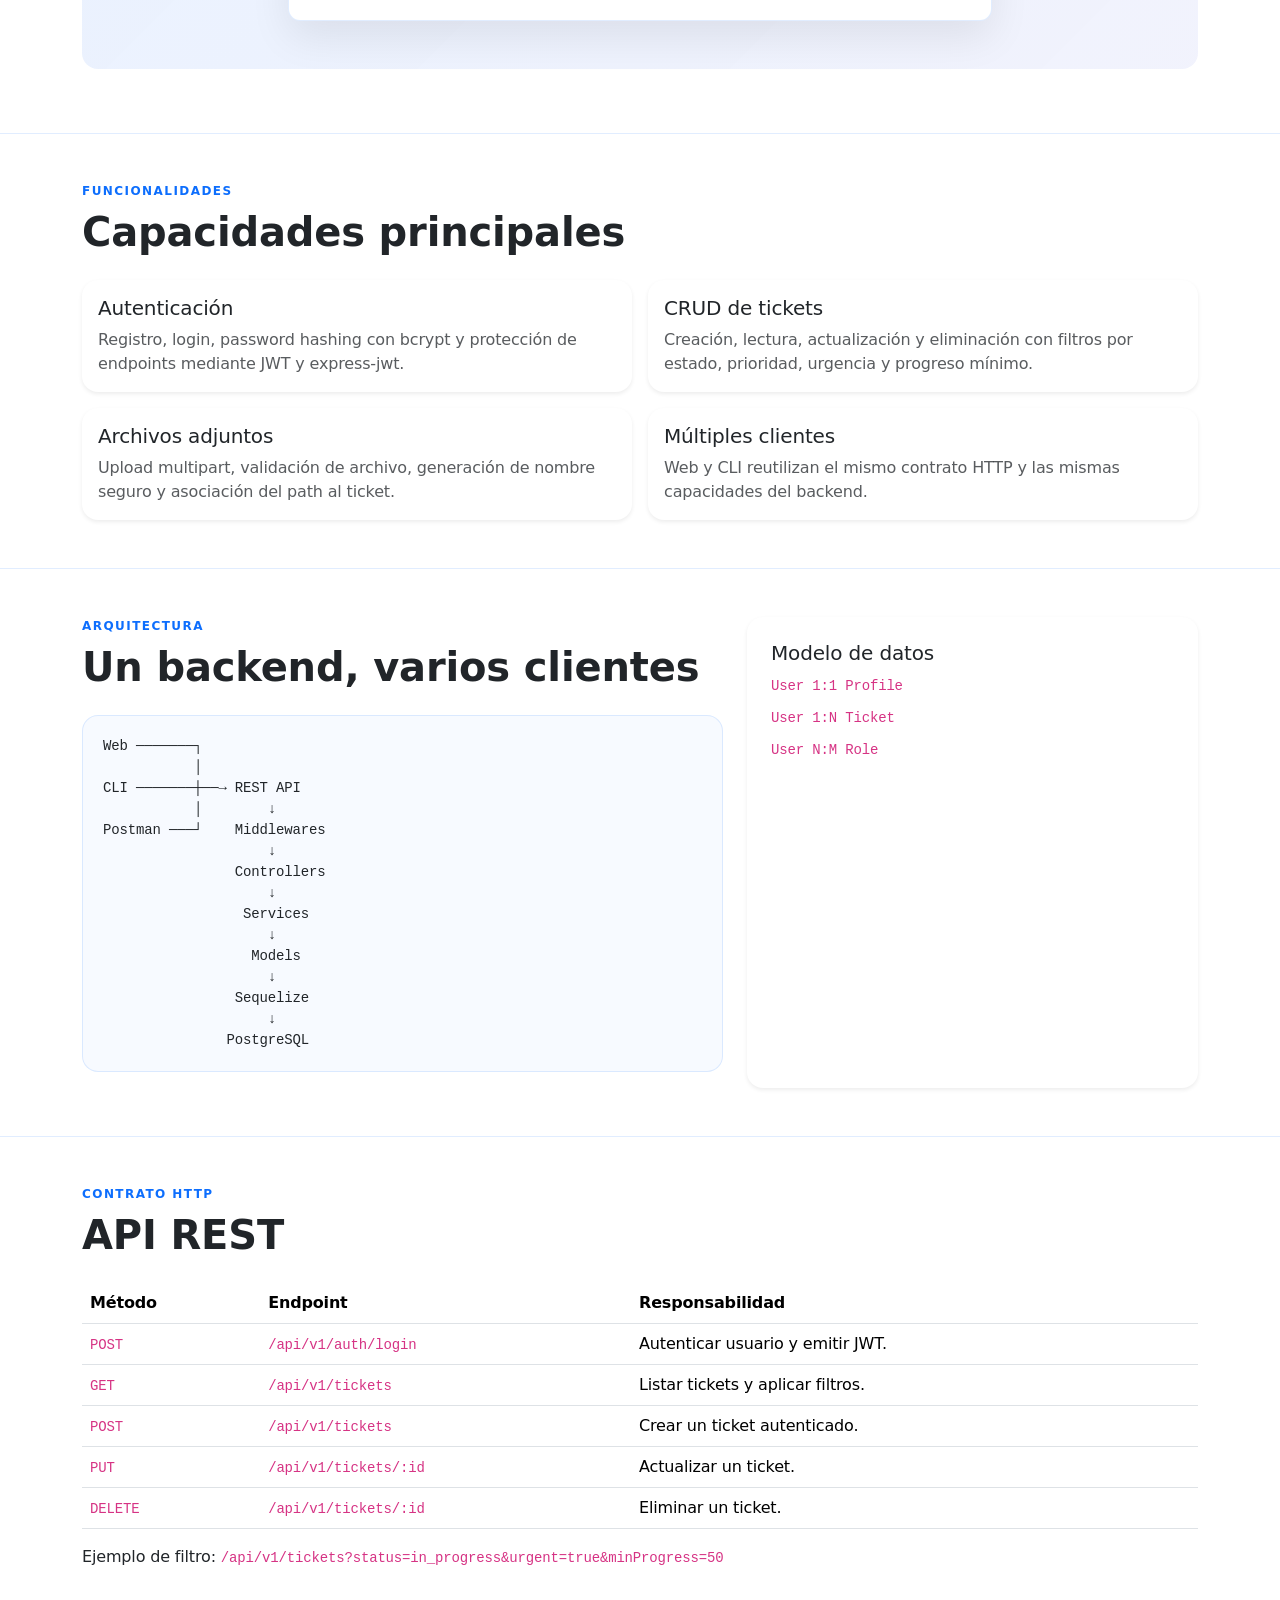
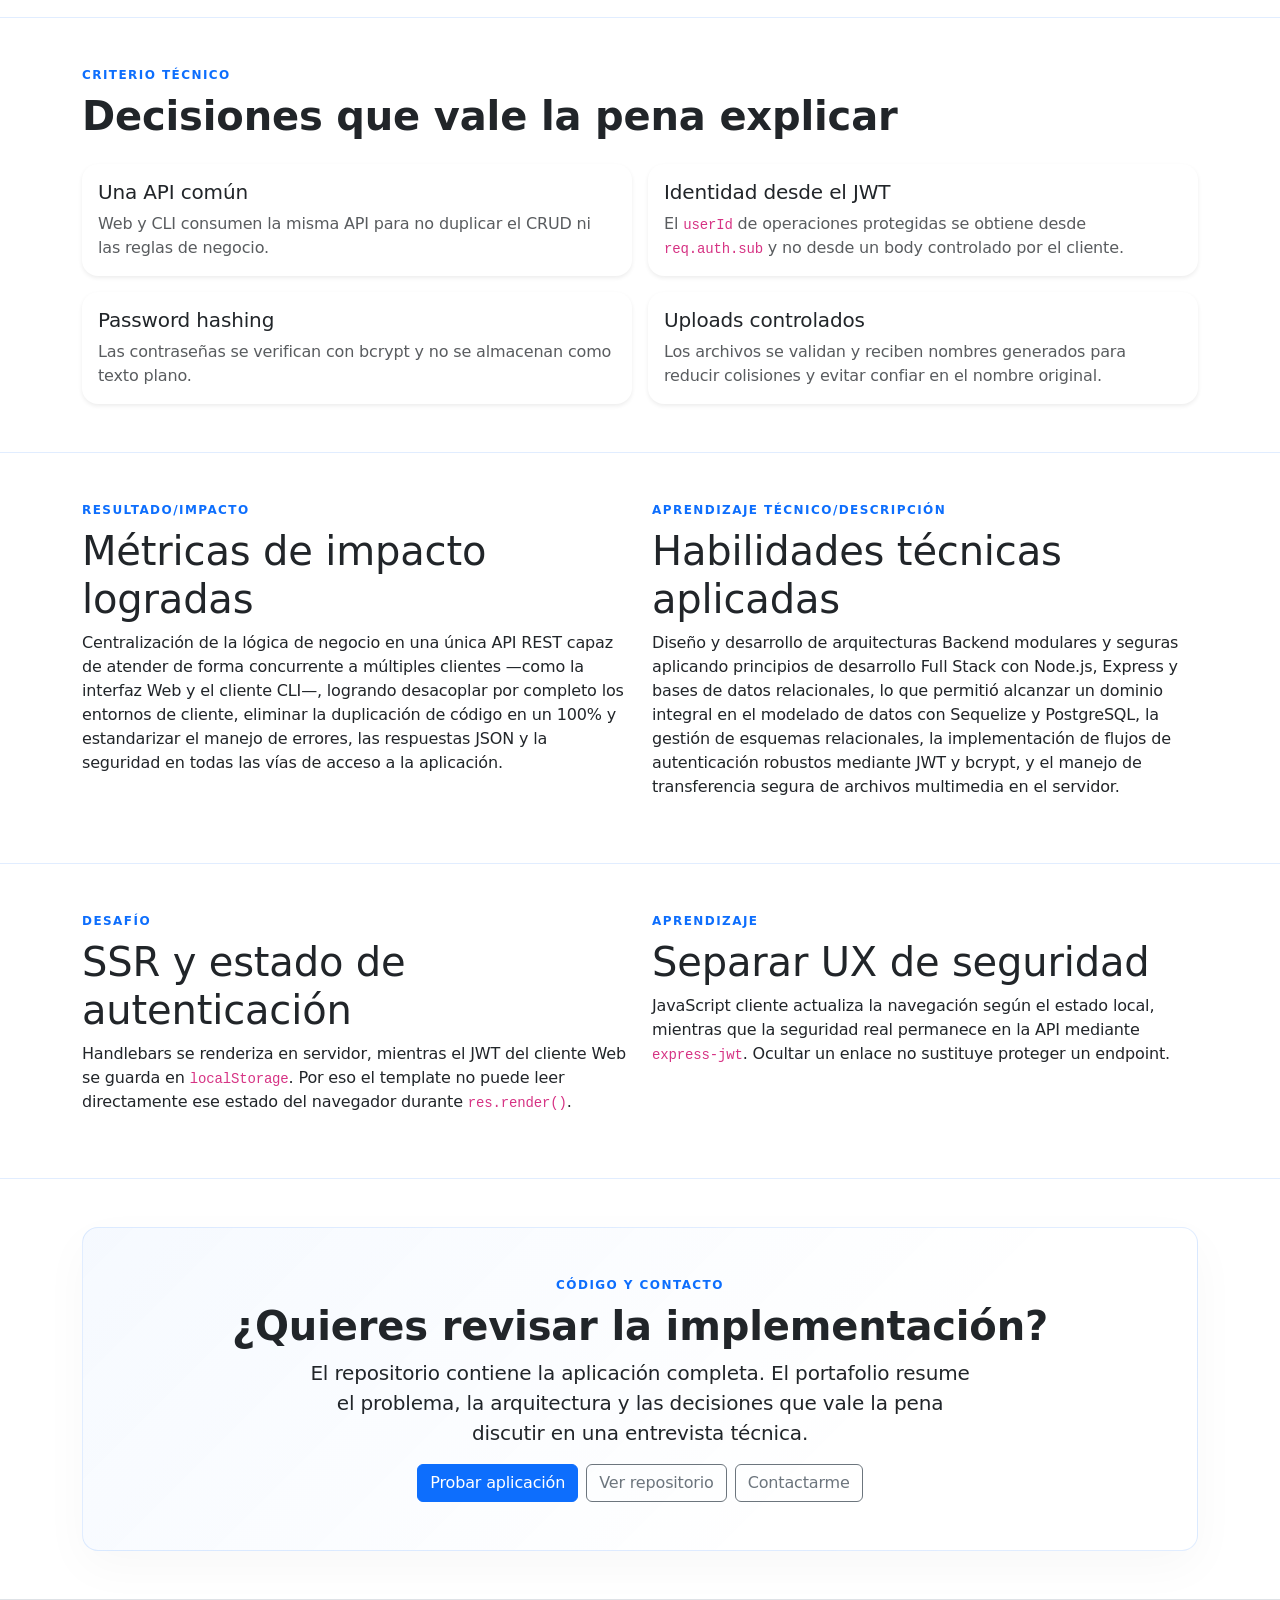
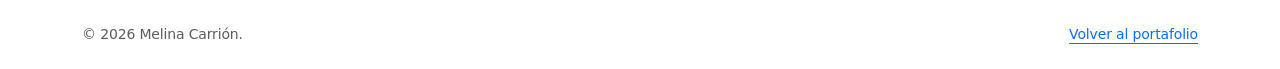
<file: projects/helpdesk.html>
<!DOCTYPE html>
<!--
  projects/helpdesk.html
  ======================
  Caso de estudio del proyecto Full Stack HelpDesk.

  Esta página NO ejecuta HelpDesk.
  Su responsabilidad es PRESENTAR el proyecto:
  problema, solución, arquitectura, stack, decisiones y aprendizajes.

  Como este archivo vive dentro de projects/, las rutas hacia recursos
  de la raíz utilizan ../
-->
<html lang="es" data-bs-theme="light">
<head>
  <!-- =========================================================
       1. SEO ESPECÍFICO DEL PROYECTO
       Cada proyecto debería tener title/description propios.
       ========================================================= -->
  <meta charset="UTF-8">
  <meta name="viewport" content="width=device-width, initial-scale=1">

  <title>HelpDesk — Express & PostgreSQL | Melina Carrión</title>
  <meta
    name="description"
    content="Caso de estudio de HelpDesk, aplicación Full Stack de gestión de tickets construida con Express, Sequelize, PostgreSQL y JWT."
  >
  <!-- Queremos que este caso de estudio pueda indexarse. -->
  <meta name="robots" content="index,follow">
  <link
    rel="canonical"
    href="https://carrion-cabello.github.io/portfolio/projects/helpdesk.html"
  >

  <!-- Open Graph específico para compartir ESTE proyecto. -->
  <meta
    property="og:title"
    content="HelpDesk — Full Stack Ticket Management"
  >
  <meta
    property="og:description"
    content="Caso de estudio con API REST, JWT, PostgreSQL, Web y CLI."
  >
  <meta property="og:type" content="article">
  <meta
    property="og:url"
    content="https://carrion-cabello.github.io/portfolio/projects/helpdesk.html"
  >

  <meta name="twitter:card" content="summary">
  <meta
    name="twitter:title"
    content="HelpDesk — Express & PostgreSQL | Melina Carrión"
  >
  <meta
    name="twitter:description"
    content="Caso de estudio Full Stack JavaScript con Express, Sequelize, PostgreSQL y JWT."
  >

  <!--
    Inicialización temprana del tema.
    Usa la misma key de localStorage que la Home para mantener consistencia.
  -->
  <script>
    (() => {
      const savedTheme = localStorage.getItem("portfolio-theme");
      const preferredTheme = window.matchMedia("(prefers-color-scheme: dark)").matches
        ? "dark"
        : "light";

      document.documentElement.setAttribute(
        "data-bs-theme",
        savedTheme ?? preferredTheme
      );
    })();
  </script>

  <!--
    JSON-LD:
    - WebApplication describe HelpDesk.
    - BreadcrumbList describe la jerarquía Portafolio > HelpDesk.

    LINK DEL DEPLOY:
    ----------------
    Después de obtener el dominio público de Railway, reemplazar:

    https://TU_DOMINIO.up.railway.app/

    por la URL REAL de HelpDesk.

    En WebApplication, `url` representa la aplicación funcionando.
    La canonical de esta página sigue apuntando al caso de estudio del
    portafolio porque son recursos distintos.
  -->
  <script type="application/ld+json">
  {
    "@context": "https://schema.org",
    "@graph": [
      {
        "@type": "WebApplication",
        "@id": "https://carrion-cabello.github.io/portfolio/projects/helpdesk.html#app",
        "name": "HelpDesk",
        "url": "https://helpdesk-production-6676.up.railway.app/",
        "description": "Aplicación Full Stack para gestión de tickets de soporte.",
        "applicationCategory": "BusinessApplication",
        "operatingSystem": "Web",
        "featureList": [
          "JWT authentication",
          "Ticket CRUD",
          "Ticket filters",
          "PostgreSQL persistence",
          "File attachments",
          "Web client",
          "CLI client"
        ],
        "author": {
          "@type": "Person",
          "@id": "https://carrion-cabello.github.io/portfolio/#person",
          "name": "Melina Carrión"
        }
      },
      {
        "@type": "BreadcrumbList",
        "itemListElement": [
          {
            "@type": "ListItem",
            "position": 1,
            "name": "Portafolio",
            "item": "https://carrion-cabello.github.io/portfolio/"
          },
          {
            "@type": "ListItem",
            "position": 2,
            "name": "HelpDesk",
            "item": "https://carrion-cabello.github.io/portfolio/projects/helpdesk.html"
          }
        ]
      }
    ]
  }
  </script>

  <!-- Bootstrap + CSS propio. -->
  <link
    href="https://cdn.jsdelivr.net/npm/bootstrap@5.3.8/dist/css/bootstrap.min.css"
    rel="stylesheet"
    integrity="sha384-sRIl4kxILFvY47J16cr9ZwB07vP4J8+LH7qKQnuqkuIAvNWLzeN8tE5YBujZqJLB"
    crossorigin="anonymous"
  >
  <!--
    ../ sube desde projects/ hasta la raíz y luego entra a css/.
  -->
  <link rel="stylesheet" href="../css/styles.css">
</head>

<body>
  <!-- Accesibilidad: salto directo al contenido del caso de estudio. -->
  <a class="skip-link" href="#main-content">
    Saltar al contenido principal
  </a>

  <!-- =========================================================
       2. NAVEGACIÓN DEL CASO DE ESTUDIO
       ========================================================= -->
  <header class="sticky-top border-bottom bg-body">
    <nav class="navbar navbar-expand-lg" aria-label="Navegación del proyecto">
      <div class="container">
        <a class="navbar-brand fw-bold" href="../index.html">
          Melina Carrión
        </a>

        <button
          class="navbar-toggler"
          type="button"
          data-bs-toggle="collapse"
          data-bs-target="#projectNavbar"
          aria-controls="projectNavbar"
          aria-expanded="false"
          aria-label="Abrir navegación"
        >
          <span class="navbar-toggler-icon"></span>
        </button>

        <div class="collapse navbar-collapse" id="projectNavbar">
          <ul class="navbar-nav ms-auto align-items-lg-center gap-lg-2">
            <li class="nav-item">
              <a class="nav-link" href="../index.html#projects">Proyectos</a>
            </li>
            <li class="nav-item">
              <a class="nav-link" href="../index.html#about">Sobre mí</a>
            </li>
            <li class="nav-item">
              <a class="nav-link" href="../index.html#contact">Contacto</a>
            </li>
            <li class="nav-item ms-lg-2">
              <button
                id="themeToggle"
                class="btn btn-outline-secondary btn-sm"
                type="button"
                aria-pressed="false"
              >
                Cambiar tema
              </button>
            </li>
          </ul>
        </div>
      </div>
    </nav>
  </header>

  <!-- =========================================================
       3. CONTENIDO PRINCIPAL DEL PROYECTO
       ========================================================= -->
  <main id="main-content">

    <!-- Hero: nombre del producto, resumen y acciones principales. -->
    <header class="project-hero py-5 py-lg-6">
      <div class="container">
        <nav aria-label="Breadcrumb" class="mb-4">
          <ol class="breadcrumb">
            <li class="breadcrumb-item">
              <a href="../index.html">Portafolio</a>
            </li>
            <li class="breadcrumb-item active" aria-current="page">
              HelpDesk
            </li>
          </ol>
        </nav>

        <p class="eyebrow">Full Stack Project</p>
        <h1 class="display-3 fw-bold">HelpDesk</h1>
        <p class="lead col-lg-9">
          Aplicación Full Stack para gestionar tickets de soporte mediante
          una API REST común a una interfaz Web, un cliente CLI y herramientas
          de prueba como Postman.
        </p>

        <div class="d-flex flex-wrap gap-2 mt-4">
          <!--
            LINK PRINCIPAL AL DEPLOY
            ========================
            Reemplazar TU_DOMINIO por el dominio público REAL del servicio
            HelpDesk en Railway.

            Ejemplo:
            https://helpdesk-production-xxxx.up.railway.app/

            Antes de publicar:
            - comprobar que la Home abre;
            - comprobar login y el flujo principal;
            - NO enlazar /api/v1/health como demo;
            - si cambia el dominio, actualizar este link, el de index.html
              y WebApplication.url del JSON-LD.
          -->
          <a
            class="btn btn-primary btn-lg"
            href="https://helpdesk-production-6676.up.railway.app/"
            target="_blank"
            rel="noopener noreferrer"
          >
            Demo en vivo
          </a>

          <a
            class="btn btn-outline-secondary btn-lg"
            href="https://github.com/carrion-cabello/helpdesk"
            target="_blank"
            rel="noopener noreferrer"
          >
            Ver repositorio
          </a>

          <a class="btn btn-outline-secondary btn-lg" href="../cv.html">
            Ver CV
          </a>

          <a class="btn btn-outline-secondary btn-lg" href="../index.html#contact">
            Contacto
          </a>
        </div>
      </div>
    </header>

    <!--
      Resumen de capacidades:
      permite reconocer rápidamente qué áreas técnicas demuestra HelpDesk.
    -->
    <section class="section-block py-5" aria-labelledby="overview-title">
      <div class="container">
        <p class="eyebrow">Resumen</p>
        <h2 id="overview-title" class="display-6 fw-bold mb-4">
          Qué demuestra este proyecto
        </h2>

        <div class="row g-3">
          <div class="col-md-6 col-xl-3">
            <div class="metric-card h-100 p-4 rounded-4">
              <p class="small text-body-secondary mb-1">Backend</p>
              <p class="h5 mb-0">Node.js + Express</p>
            </div>
          </div>
          <div class="col-md-6 col-xl-3">
            <div class="metric-card h-100 p-4 rounded-4">
              <p class="small text-body-secondary mb-1">Datos</p>
              <p class="h5 mb-0">PostgreSQL + Sequelize</p>
            </div>
          </div>
          <div class="col-md-6 col-xl-3">
            <div class="metric-card h-100 p-4 rounded-4">
              <p class="small text-body-secondary mb-1">Seguridad</p>
              <p class="h5 mb-0">bcrypt + JWT</p>
            </div>
          </div>
          <div class="col-md-6 col-xl-3">
            <div class="metric-card h-100 p-4 rounded-4">
              <p class="small text-body-secondary mb-1">Clientes</p>
              <p class="h5 mb-0">Web + CLI + Postman</p>
            </div>
          </div>
        </div>
      </div>
    </section>

    <!--
      Problema y solución:
      primero explicamos el porqué del producto y luego su implementación.
    -->
    <section class="section-block py-5" aria-labelledby="problem-title">
      <div class="container">
        <div class="row g-5">
          <div class="col-lg-6">
            <p class="eyebrow">Contexto</p>
            <h2 id="problem-title" class="h1">Problema</h2>
            <p>
              HelpDesk busca centralizar solicitudes de soporte en tickets
              que puedan crearse, consultarse, editarse, filtrarse y cerrarse.
              Cada ticket puede registrar prioridad, urgencia, progreso,
              fecha de vencimiento y un archivo adjunto.
            </p>
          </div>

          <div class="col-lg-6">
            <p class="eyebrow">Implementación</p>
            <h2 class="h1">Solución</h2>
            <p>
              La aplicación expone una API REST en Express. Los controllers
              traducen HTTP hacia services reutilizables; Sequelize representa
              el modelo relacional y PostgreSQL mantiene la persistencia.
            </p>
            <p class="mb-0">
              La interfaz Web y el CLI consumen esa misma API, evitando
              duplicar las reglas de negocio en clientes diferentes.
            </p>
          </div>
        </div>
      </div>
    </section>

    <!--
      Preview:
      mock visual construido con HTML + Bootstrap.
      Puede reemplazarse por una captura real más adelante.
    -->
    <section class="section-block py-5" aria-labelledby="preview-title">
      <div class="container">
        <p class="eyebrow">Vista representativa</p>
        <h2 id="preview-title" class="display-6 fw-bold mb-4">
          Flujo de gestión de tickets
        </h2>

        <div
          class="project-visual rounded-4 p-3 p-md-5"
          role="img"
          aria-label="Representación de la interfaz HelpDesk con tres tickets"
        >
          <div class="mock-window mx-auto">
            <div class="mock-window-bar">
              <span></span><span></span><span></span>
            </div>
            <div class="mock-window-body">
              <div class="d-flex flex-column flex-md-row justify-content-between gap-2 mb-4">
                <div>
                  <strong class="d-block">Tickets</strong>
                  <small class="text-body-secondary">Estado actual del soporte</small>
                </div>
                <button class="btn btn-primary btn-sm" type="button" disabled>
                  New ticket
                </button>
              </div>

              <div class="mock-ticket">
                <span>
                  <strong>API returns 500</strong>
                  <small class="d-block text-body-secondary">Progress: 60%</small>
                </span>
                <span class="badge text-bg-warning">In progress</span>
              </div>
              <div class="mock-ticket">
                <span>
                  <strong>Reset user password</strong>
                  <small class="d-block text-body-secondary">Progress: 100%</small>
                </span>
                <span class="badge text-bg-success">Closed</span>
              </div>
              <div class="mock-ticket">
                <span>
                  <strong>Upload evidence</strong>
                  <small class="d-block text-body-secondary">Urgent</small>
                </span>
                <span class="badge text-bg-danger">Open</span>
              </div>
            </div>
          </div>
        </div>

        <p class="small text-body-secondary mt-3 mb-0">
          
        </p>
      </div>
    </section>

    <!-- Funcionalidades principales del producto. -->
    <section class="section-block py-5" aria-labelledby="features-title">
      <div class="container">
        <p class="eyebrow">Funcionalidades</p>
        <h2 id="features-title" class="display-6 fw-bold mb-4">
          Capacidades principales
        </h2>

        <div class="row g-3">
          <div class="col-md-6">
            <article class="card h-100 border-0 shadow-sm">
              <div class="card-body">
                <h3 class="h5">Autenticación</h3>
                <p class="mb-0 text-body-secondary">
                  Registro, login, password hashing con bcrypt y protección de
                  endpoints mediante JWT y express-jwt.
                </p>
              </div>
            </article>
          </div>

          <div class="col-md-6">
            <article class="card h-100 border-0 shadow-sm">
              <div class="card-body">
                <h3 class="h5">CRUD de tickets</h3>
                <p class="mb-0 text-body-secondary">
                  Creación, lectura, actualización y eliminación con filtros
                  por estado, prioridad, urgencia y progreso mínimo.
                </p>
              </div>
            </article>
          </div>

          <div class="col-md-6">
            <article class="card h-100 border-0 shadow-sm">
              <div class="card-body">
                <h3 class="h5">Archivos adjuntos</h3>
                <p class="mb-0 text-body-secondary">
                  Upload multipart, validación de archivo, generación de nombre
                  seguro y asociación del path al ticket.
                </p>
              </div>
            </article>
          </div>

          <div class="col-md-6">
            <article class="card h-100 border-0 shadow-sm">
              <div class="card-body">
                <h3 class="h5">Múltiples clientes</h3>
                <p class="mb-0 text-body-secondary">
                  Web y CLI reutilizan el mismo contrato HTTP y las mismas
                  capacidades del backend.
                </p>
              </div>
            </article>
          </div>
        </div>
      </div>
    </section>

    <!-- Arquitectura: explica cómo se conectan clientes, API y datos. -->
    <section class="section-block py-5" aria-labelledby="architecture-title">
      <div class="container">
        <div class="row g-4">
          <div class="col-lg-7">
            <p class="eyebrow">Arquitectura</p>
            <h2 id="architecture-title" class="display-6 fw-bold">
              Un backend, varios clientes
            </h2>

            <pre class="architecture-diagram"><code>Web ───────┐
           │
CLI ───────┼──→ REST API
           │        ↓
Postman ───┘    Middlewares
                    ↓
                Controllers
                    ↓
                 Services
                    ↓
                  Models
                    ↓
                Sequelize
                    ↓
               PostgreSQL</code></pre>
          </div>

          <div class="col-lg-5">
            <div class="card h-100 border-0 shadow-sm">
              <div class="card-body p-4">
                <h3 class="h5">Modelo de datos</h3>
                <ul class="list-unstyled d-grid gap-2 mb-0">
                  <li><code>User 1:1 Profile</code></li>
                  <li><code>User 1:N Ticket</code></li>
                  <li><code>User N:M Role</code></li>
                </ul>
              </div>
            </div>
          </div>
        </div>
      </div>
    </section>

    <!-- Contrato HTTP: endpoints REST representativos. -->
    <section class="section-block py-5" aria-labelledby="api-title">
      <div class="container">
        <p class="eyebrow">Contrato HTTP</p>
        <h2 id="api-title" class="display-6 fw-bold mb-4">
          API REST
        </h2>

        <div class="table-responsive">
          <table class="table align-middle">
            <thead>
              <tr>
                <th scope="col">Método</th>
                <th scope="col">Endpoint</th>
                <th scope="col">Responsabilidad</th>
              </tr>
            </thead>
            <tbody>
              <tr>
                <td><code>POST</code></td>
                <td><code>/api/v1/auth/login</code></td>
                <td>Autenticar usuario y emitir JWT.</td>
              </tr>
              <tr>
                <td><code>GET</code></td>
                <td><code>/api/v1/tickets</code></td>
                <td>Listar tickets y aplicar filtros.</td>
              </tr>
              <tr>
                <td><code>POST</code></td>
                <td><code>/api/v1/tickets</code></td>
                <td>Crear un ticket autenticado.</td>
              </tr>
              <tr>
                <td><code>PUT</code></td>
                <td><code>/api/v1/tickets/:id</code></td>
                <td>Actualizar un ticket.</td>
              </tr>
              <tr>
                <td><code>DELETE</code></td>
                <td><code>/api/v1/tickets/:id</code></td>
                <td>Eliminar un ticket.</td>
              </tr>
            </tbody>
          </table>
        </div>

        <p class="mb-0">
          Ejemplo de filtro: <code>/api/v1/tickets?status=in_progress&amp;urgent=true&amp;minProgress=50</code>
        </p>
      </div>
    </section>

    <!-- Decisiones técnicas: aquí demostramos criterio, no solo tecnologías. -->
    <section class="section-block py-5" aria-labelledby="decisions-title">
      <div class="container">
        <p class="eyebrow">Criterio técnico</p>
        <h2 id="decisions-title" class="display-6 fw-bold mb-4">
          Decisiones que vale la pena explicar
        </h2>

        <div class="row g-3">
          <div class="col-md-6">
            <article class="card h-100 border-0 shadow-sm">
              <div class="card-body">
                <h3 class="h5">Una API común</h3>
                <p class="mb-0 text-body-secondary">
                  Web y CLI consumen la misma API para no duplicar el CRUD ni
                  las reglas de negocio.
                </p>
              </div>
            </article>
          </div>
          <div class="col-md-6">
            <article class="card h-100 border-0 shadow-sm">
              <div class="card-body">
                <h3 class="h5">Identidad desde el JWT</h3>
                <p class="mb-0 text-body-secondary">
                  El <code>userId</code> de operaciones protegidas se obtiene
                  desde <code>req.auth.sub</code> y no desde un body controlado
                  por el cliente.
                </p>
              </div>
            </article>
          </div>
          <div class="col-md-6">
            <article class="card h-100 border-0 shadow-sm">
              <div class="card-body">
                <h3 class="h5">Password hashing</h3>
                <p class="mb-0 text-body-secondary">
                  Las contraseñas se verifican con bcrypt y no se almacenan
                  como texto plano.
                </p>
              </div>
            </article>
          </div>
          <div class="col-md-6">
            <article class="card h-100 border-0 shadow-sm">
              <div class="card-body">
                <h3 class="h5">Uploads controlados</h3>
                <p class="mb-0 text-body-secondary">
                  Los archivos se validan y reciben nombres generados para
                  reducir colisiones y evitar confiar en el nombre original.
                </p>
              </div>
            </article>
          </div>
        </div>
      </div>
    </section>

    <!-- Impacto y habilidades aplicadas -->
    <section class="section-block py-5" aria-labelledby="challenge-title">
      <div class="container">
        <div class="row g-4">
          <div class="col-lg-6">
            <p class="eyebrow">Resultado/impacto</p>
            <h2 id="challenge-title" class="h1">
              Métricas de impacto logradas
            </h2>
            <p>
              Centralización de la lógica de negocio en una única API REST
              capaz de atender de forma concurrente a múltiples clientes 
              —como la interfaz Web y el cliente CLI—, logrando desacoplar
              por completo los entornos de cliente, eliminar la duplicación
              de código en un 100% y estandarizar el manejo de errores,
              las respuestas JSON y la seguridad en todas las vías de acceso a la aplicación.
            </p>
          </div>
          <div class="col-lg-6">
            <p class="eyebrow">Aprendizaje técnico/descripción</p>
            <h2 class="h1">Habilidades técnicas aplicadas</h2>
            <p>
              Diseño y desarrollo de arquitecturas Backend modulares y seguras aplicando
              principios de desarrollo Full Stack con Node.js, Express y bases de datos
              relacionales, lo que permitió alcanzar un dominio integral en el modelado
              de datos con Sequelize y PostgreSQL, la gestión de esquemas relacionales,
              la implementación de flujos de autenticación robustos mediante JWT y bcrypt,
              y el manejo de transferencia segura de archivos multimedia en el servidor.
            </p>
          </div>
        </div>
      </div>
    </section>

    <!-- Desafío y aprendizaje: evidencia del proceso de resolución. -->
    <section class="section-block py-5" aria-labelledby="challenge-title">
      <div class="container">
        <div class="row g-4">
          <div class="col-lg-6">
            <p class="eyebrow">Desafío</p>
            <h2 id="challenge-title" class="h1">
              SSR y estado de autenticación
            </h2>
            <p>
              Handlebars se renderiza en servidor, mientras el JWT del cliente
              Web se guarda en <code>localStorage</code>. Por eso el template no
              puede leer directamente ese estado del navegador durante
              <code>res.render()</code>.
            </p>
          </div>
          <div class="col-lg-6">
            <p class="eyebrow">Aprendizaje</p>
            <h2 class="h1">Separar UX de seguridad</h2>
            <p>
              JavaScript cliente actualiza la navegación según el estado local,
              mientras que la seguridad real permanece en la API mediante
              <code>express-jwt</code>. Ocultar un enlace no sustituye proteger
              un endpoint.
            </p>
          </div>
        </div>
      </div>
    </section>

    <section class="section-block py-5" aria-labelledby="closing-title">
      <div class="container">
        <div class="contact-panel rounded-4 p-4 p-lg-5 text-center">
          <p class="eyebrow">Código y contacto</p>
          <h2 id="closing-title" class="display-6 fw-bold">
            ¿Quieres revisar la implementación?
          </h2>
          <p class="lead mx-auto col-lg-8">
            El repositorio contiene la aplicación completa. El portafolio
            resume el problema, la arquitectura y las decisiones que vale la
            pena discutir en una entrevista técnica.
          </p>
          <div class="d-flex flex-wrap justify-content-center gap-2">
            <!--
              Usar aquí el MISMO dominio Railway del botón superior.
              Si cambia el deploy, actualizar ambos links.
            -->
            <a
              class="btn btn-primary"
              href="https://helpdesk-production-6676.up.railway.app/"
              target="_blank"
              rel="noopener noreferrer"
            >
              Probar aplicación
            </a>

            <a
              class="btn btn-outline-secondary"
              href="https://github.com/carrion-cabello/helpdesk"
              target="_blank"
              rel="noopener noreferrer"
            >
              Ver repositorio
            </a>

            <a class="btn btn-outline-secondary" href="../index.html#contact">
              Contactarme
            </a>
          </div>
        </div>
      </div>
    </section>
  </main>

  <!-- Footer: vuelve a conectar el proyecto con la identidad profesional. -->
  <footer class="border-top py-4">
    <div class="container d-flex flex-column flex-md-row gap-2 justify-content-between">
      <p class="mb-0 small text-body-secondary">
        © <span data-current-year></span> Melina Carrión.
      </p>
      <a class="small" href="../index.html">Volver al portafolio</a>
    </div>
  </footer>

  <script
    src="https://cdn.jsdelivr.net/npm/bootstrap@5.3.8/dist/js/bootstrap.bundle.min.js"
    integrity="sha384-FKyoEForCGlyvwx9Hj09JcYn3nv7wiPVlz7YYwJrWVcXK/BmnVDxM+D2scQbITxI"
    crossorigin="anonymous"
  ></script>
  <!--
    main.js está en la raíz del portafolio:
    ../ sube desde projects/ y luego entra a js/.
  -->
  <script src="../js/main.js" defer></script>
</body>
</html>
</file>
<file: css/styles.css>
/*
  css/styles.css
  ==============
  Estilos propios del portafolio (Rediseño moderno).

  Bootstrap resuelve la mayor parte del layout y los componentes.
  Este archivo aporta identidad visual renovada, accesibilidad y componentes específicos.
*/

/* Variables reutilizables actualizadas con un toque más moderno y estilizado. */
:root {
  --portfolio-surface: rgba(13, 110, 253, 0.03);
  --portfolio-border: rgba(13, 110, 253, 0.12);
  --portfolio-radius: 1rem;
}

/* Desplazamiento suave al usar links internos como #projects. */
html {
  scroll-behavior: smooth;
}

/* Garantiza que el body pueda cubrir al menos toda la ventana. */
body {
  min-height: 100vh;
  letter-spacing: -0.01em;
}

/* Compensa la navbar sticky al navegar por secciones. */
section[id] {
  scroll-margin-top: 5rem;
}

a {
  text-underline-offset: 0.25em;
  transition: all 0.2s ease-in-out;
}

/* Mejora el reparto de texto en títulos. */
.text-balance {
  text-wrap: balance;
}

/* Utilidad propia para espaciados amplios. */
.py-lg-6 {
  padding-top: 6rem;
  padding-bottom: 6rem;
}

/* Skip link de accesibilidad. */
.skip-link {
  position: fixed;
  top: 0.75rem;
  left: 0.75rem;
  z-index: 2000;
  padding: 0.75rem 1rem;
  border-radius: 0.5rem;
  background: var(--bs-primary);
  color: white;
  transform: translateY(-150%);
  transition: transform 0.2s ease;
}

.skip-link:focus {
  transform: translateY(0);
}

/* Fondo decorativo con gradientes suaves para el hero principal. */
.hero-section,
.project-hero {
  background:
    radial-gradient(circle at 90% 15%, rgba(98, 52, 173, 0.08), transparent 35rem),
    var(--bs-body-bg);
}

/* Separador visual entre bloques de contenido. */
.section-block {
  border-top: 1px solid var(--portfolio-border);
}

/* Etiqueta pequeña (Eyebrow). */
.eyebrow {
  margin-bottom: 0.5rem;
  color: var(--bs-primary);
  font-size: 0.75rem;
  font-weight: 800;
  letter-spacing: 0.12em;
  text-transform: uppercase;
}

/* Links profesionales destacados. */
.professional-links a {
  font-weight: 600;
  color: var(--bs-body-color);
  text-decoration: none;
  padding: 0.2rem 0.5rem;
  border-radius: 0.375rem;
  background-color: var(--portfolio-surface);
}

.professional-links a:hover {
  color: var(--bs-primary);
  background-color: rgba(13, 110, 253, 0.08);
}

/* Tarjetas y superficies adaptadas al tema claro/oscuro. */
.project-card,
.card,
.metric-card,
.contact-panel {
  background: var(--bs-body-bg);
  border-radius: var(--portfolio-radius);
  transition: transform 0.25s ease, box-shadow 0.25s ease;
}

/* Efecto de elevación suave al pasar el mouse por las tarjetas de proyectos. */
.project-card:hover {
  transform: translateY(-2px);
  box-shadow: 0 0.75rem 2rem rgba(0, 0, 0, 0.06) !important;
}

.metric-card,
.contact-panel {
  border: 1px solid var(--portfolio-border);
}

/* Mock visual del proyecto HelpDesk con estética tipo terminal moderna. */
.project-visual {
  min-height: 22rem;
  background:
    linear-gradient(135deg, rgba(13, 110, 253, 0.06), rgba(111, 66, 193, 0.04)),
    var(--portfolio-surface);
  border-top-left-radius: var(--portfolio-radius);
  border-bottom-left-radius: var(--portfolio-radius);
}

/* Simulación de ventana de aplicación con bordes difuminados y sombra elegante. */
.mock-window {
  max-width: 44rem;
  overflow: hidden;
  border: 1px solid var(--portfolio-border);
  border-radius: 0.75rem;
  background: var(--bs-body-bg);
  box-shadow: 0 1rem 2.5rem rgba(0, 0, 0, 0.08);
}

/* Barra superior del mock con botones tipo macOS. */
.mock-window-bar {
  display: flex;
  gap: 0.4rem;
  padding: 0.75rem 1rem;
  border-bottom: 1px solid var(--portfolio-border);
  background: rgba(127, 127, 127, 0.04);
}

.mock-window-bar span {
  width: 0.65rem;
  height: 0.65rem;
  border-radius: 50%;
  background: var(--bs-secondary);
  opacity: 0.4;
}

.mock-window-body {
  padding: 1.25rem;
}

/* Tickets simulados dentro del mock. */
.mock-ticket {
  display: flex;
  justify-content: space-between;
  align-items: center;
  gap: 1rem;
  padding: 0.8rem 0;
  border-bottom: 1px solid var(--portfolio-border);
  font-size: 0.9rem;
}

.mock-ticket:last-child {
  border-bottom: 0;
}

.project-points {
  padding-left: 1.25rem;
}

.project-points li + li {
  margin-top: 0.4rem;
}

/* Timeline rediseñada con mejor espaciado y línea sutil. */
.timeline li {
  position: relative;
  padding: 0 0 1.6rem 1.5rem;
  border-left: 2px solid var(--portfolio-border);
}

.timeline li::before {
  position: absolute;
  top: 0.2rem;
  left: -0.45rem;
  width: 0.75rem;
  height: 0.75rem;
  border-radius: 50%;
  background: var(--bs-primary);
  box-shadow: 0 0 0 4px var(--bs-body-bg);
  content: "";
}

.timeline li:last-child {
  padding-bottom: 0;
}

.timeline strong,
.timeline span {
  display: block;
}

.timeline span {
  margin-top: 0.25rem;
  color: var(--bs-secondary-color);
  font-size: 0.95rem;
}

/* Diagrama de arquitectura adaptado. */
.architecture-diagram {
  margin-top: 1.5rem;
  padding: 1.25rem;
  overflow-x: auto;
  border: 1px solid var(--portfolio-border);
  border-radius: var(--portfolio-radius);
  background: var(--portfolio-surface);
}

/* Panel de contacto inferior con un gradiente moderno. */
.contact-panel {
  background:
    linear-gradient(135deg, rgba(13, 110, 253, 0.04), transparent 70%),
    var(--bs-body-bg);
  box-shadow: 0 1rem 3rem rgba(0, 0, 0, 0.03);
}

/* Limita el ancho del CV para mejorar la legibilidad. */
.cv-page {
  max-width: 900px;
}

/* Responsive para pantallas pequeñas. */
@media (max-width: 575.98px) {
  .project-visual {
    min-height: auto;
    border-radius: 0;
  }

  .mock-ticket {
    align-items: flex-start;
    flex-direction: column;
  }
}

/* Modo impresión del CV. */
@media print {
  .no-print,
  header,
  footer {
    display: none !important;
  }

  body {
    color: #000;
    background: #fff;
  }

  a {
    color: inherit;
    text-decoration: none;
  }
}
/* archivo de img CSS principal */
.project-visual img {
  max-width: 100%;
  height: auto;
  display: block;
}
</file>
